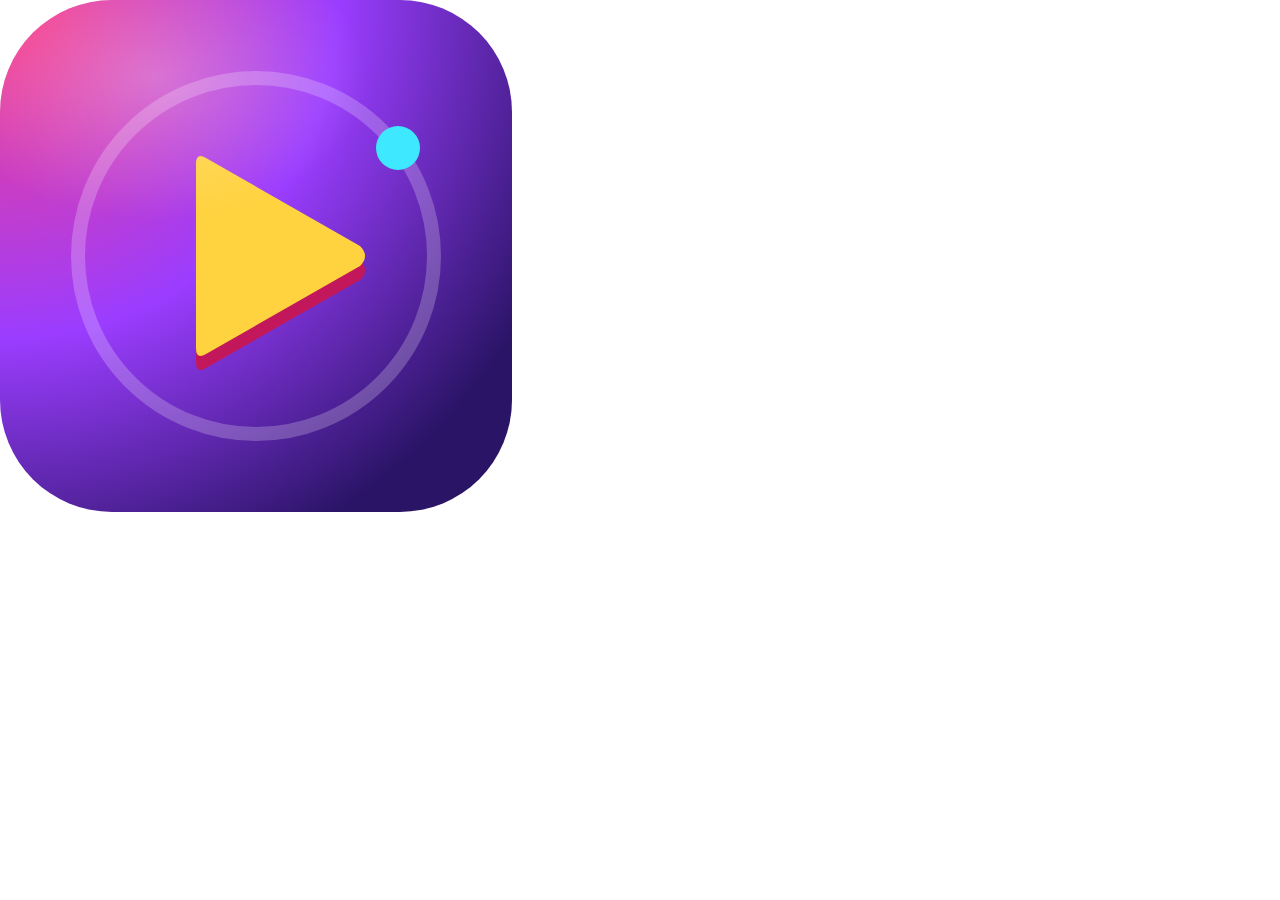
<file: art/icon.html>
<!doctype html>
<!-- Source for public/icon-512.png and icon-192.png. Render at 512×512 (see README). -->
<html><head><meta charset="utf-8"><style>
  html, body { margin: 0; width: 512px; height: 512px; background: transparent; }
  .i { width: 512px; height: 512px; border-radius: 112px; overflow: hidden; position: relative;
       background: radial-gradient(120% 120% at 0% 0%, #ff3d7f 0%, #9b3dff 55%, #2a1466 100%); }
  .i::after { content: ""; position: absolute; inset: 0; border-radius: inherit;
              background: radial-gradient(60% 40% at 30% 15%, rgba(255,255,255,.28), transparent 70%); }
  svg { position: absolute; inset: 0; }
</style></head><body><div class="i">
  <svg viewBox="0 0 512 512">
    <!-- orbit ring (ORBYT nod) -->
    <circle cx="256" cy="256" r="178" fill="none" stroke="rgba(255,255,255,.22)" stroke-width="14"/>
    <circle cx="398" cy="148" r="22" fill="#3ee8ff"/>
    <!-- play button with drop shadow -->
    <path d="M206 158 Q196 152 196 164 L196 348 Q196 360 206 354 L360 266 Q370 256 360 246 Z" fill="#c2185b" transform="translate(0 14)"/>
    <path d="M206 158 Q196 152 196 164 L196 348 Q196 360 206 354 L360 266 Q370 256 360 246 Z" fill="#ffd23f"/>
  </svg>
</div></body></html>
</file>
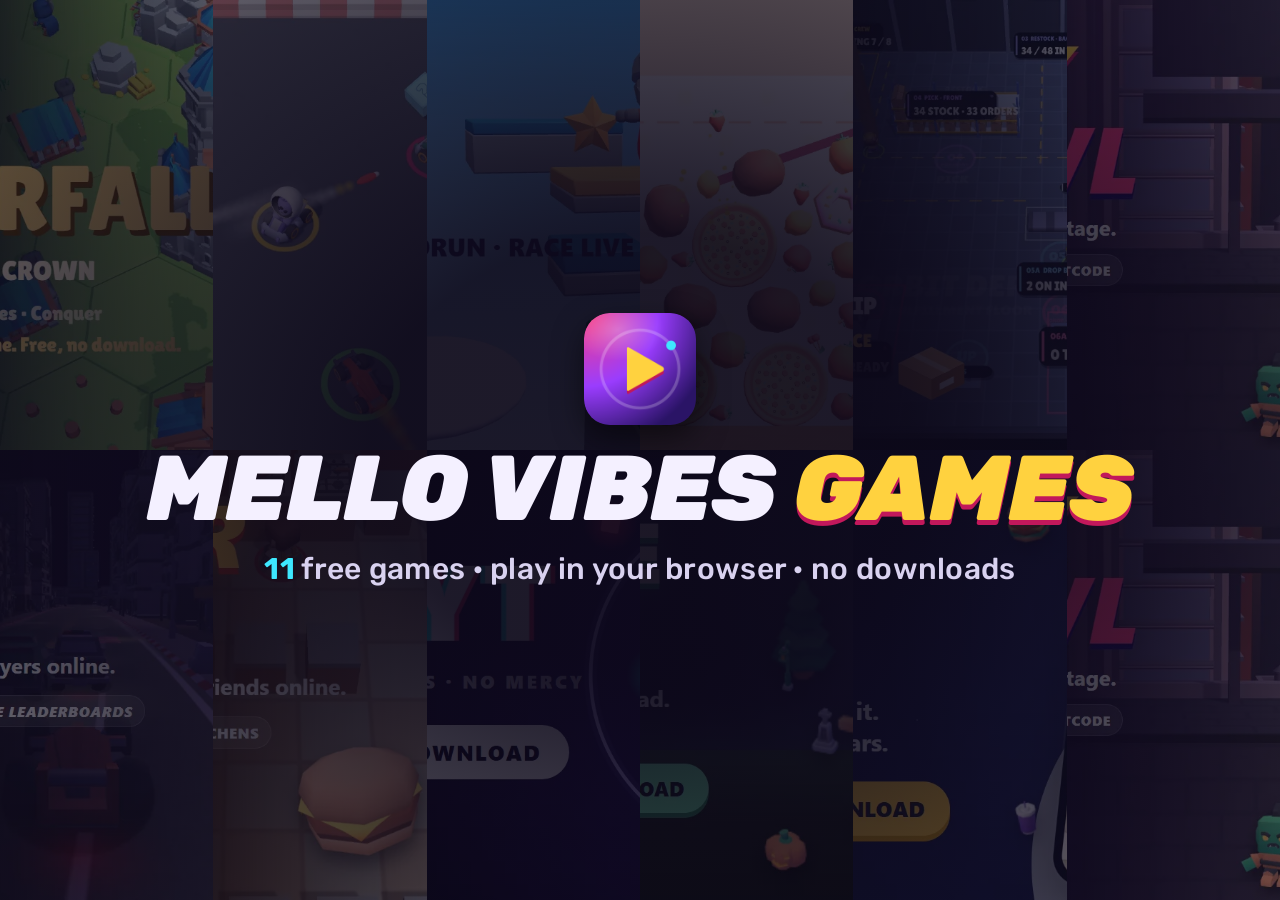
<file: art/og.html>
<!doctype html>
<!-- Source for public/og.png (1200×630 link-preview card). Render from this folder so ../public paths resolve. -->
<html><head><meta charset="utf-8">
<link href="https://fonts.googleapis.com/css2?family=Rubik:ital,wght@0,500;1,900&display=swap" rel="stylesheet">
<style>
  html, body { margin: 0; width: 1200px; height: 630px; background: #0c0819; overflow: hidden;
               font-family: Rubik, "Liberation Sans", Arial, sans-serif; color: #f4f0ff; }
  .grid { position: absolute; inset: 0; display: grid; grid-template-columns: repeat(6, 1fr); grid-template-rows: repeat(2, 1fr); }
  .grid img { width: 100%; height: 100%; object-fit: cover; display: block; }
  .shade { position: absolute; inset: 0;
           background: radial-gradient(70% 80% at 50% 50%, rgba(12,8,25,.93) 30%, rgba(12,8,25,.55) 100%); }
  .plate { position: absolute; inset: 0; display: flex; flex-direction: column; align-items: center; justify-content: center; text-align: center; }
  .plate img { width: 112px; height: 112px; border-radius: 26px; box-shadow: 0 12px 30px rgba(0,0,0,.5); }
  h1 { margin: 22px 0 0; font-weight: 900; font-style: italic; font-size: 92px; line-height: .92; text-transform: uppercase; }
  h1 span { color: #ffd23f; text-shadow: 0 5px 0 #c2185b; }
  p { margin: 20px 0 0; font-weight: 500; font-size: 30px; color: #d9d2f0; letter-spacing: .01em; }
  p b { color: #3ee8ff; }
</style></head><body>
  <div class="grid">
    <img src="../public/games/bannerfall/cover.webp">
    <img src="../public/games/kartchaos/cover.webp">
    <img src="../public/games/obbyrush/cover.webp">
    <img src="../public/games/snackmerge/cover.webp">
    <img src="../public/games/orbitdepot/cover.webp">
    <img src="../public/games/bonkbrawl/cover.webp">
    <img src="../public/games/cityrush/cover.webp">
    <img src="../public/games/orderup/cover.webp">
    <img src="../public/games/orbyt/cover.webp">
    <img src="../public/games/graveshift/cover.webp">
    <img src="../public/games/spacediner/cover.webp">
    <img src="../public/games/bonkbrawl/cover.webp">
  </div>
  <div class="shade"></div>
  <div class="plate">
    <img src="../public/icon-512.png">
    <h1>Mello Vibes <span>Games</span></h1>
    <p><b>11</b> free games · play in your browser · no downloads</p>
  </div>
</body></html>
</file>
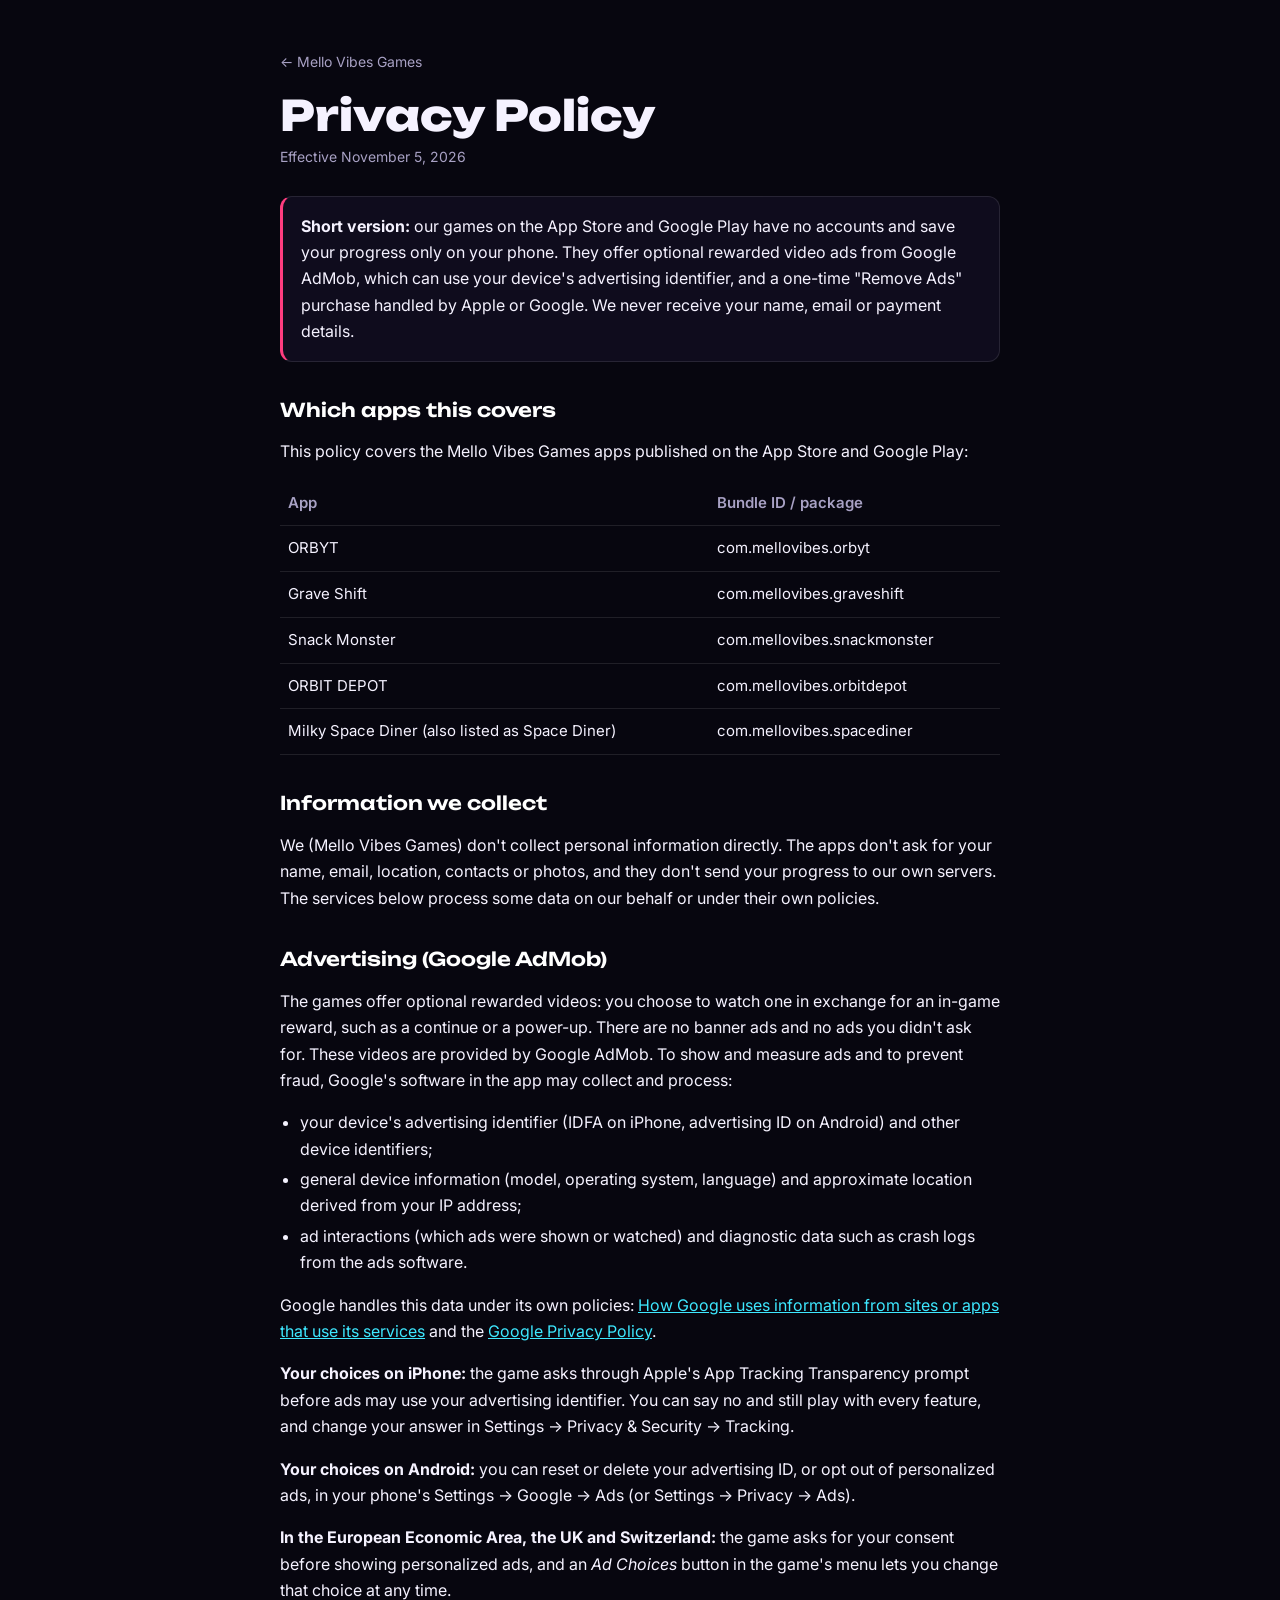
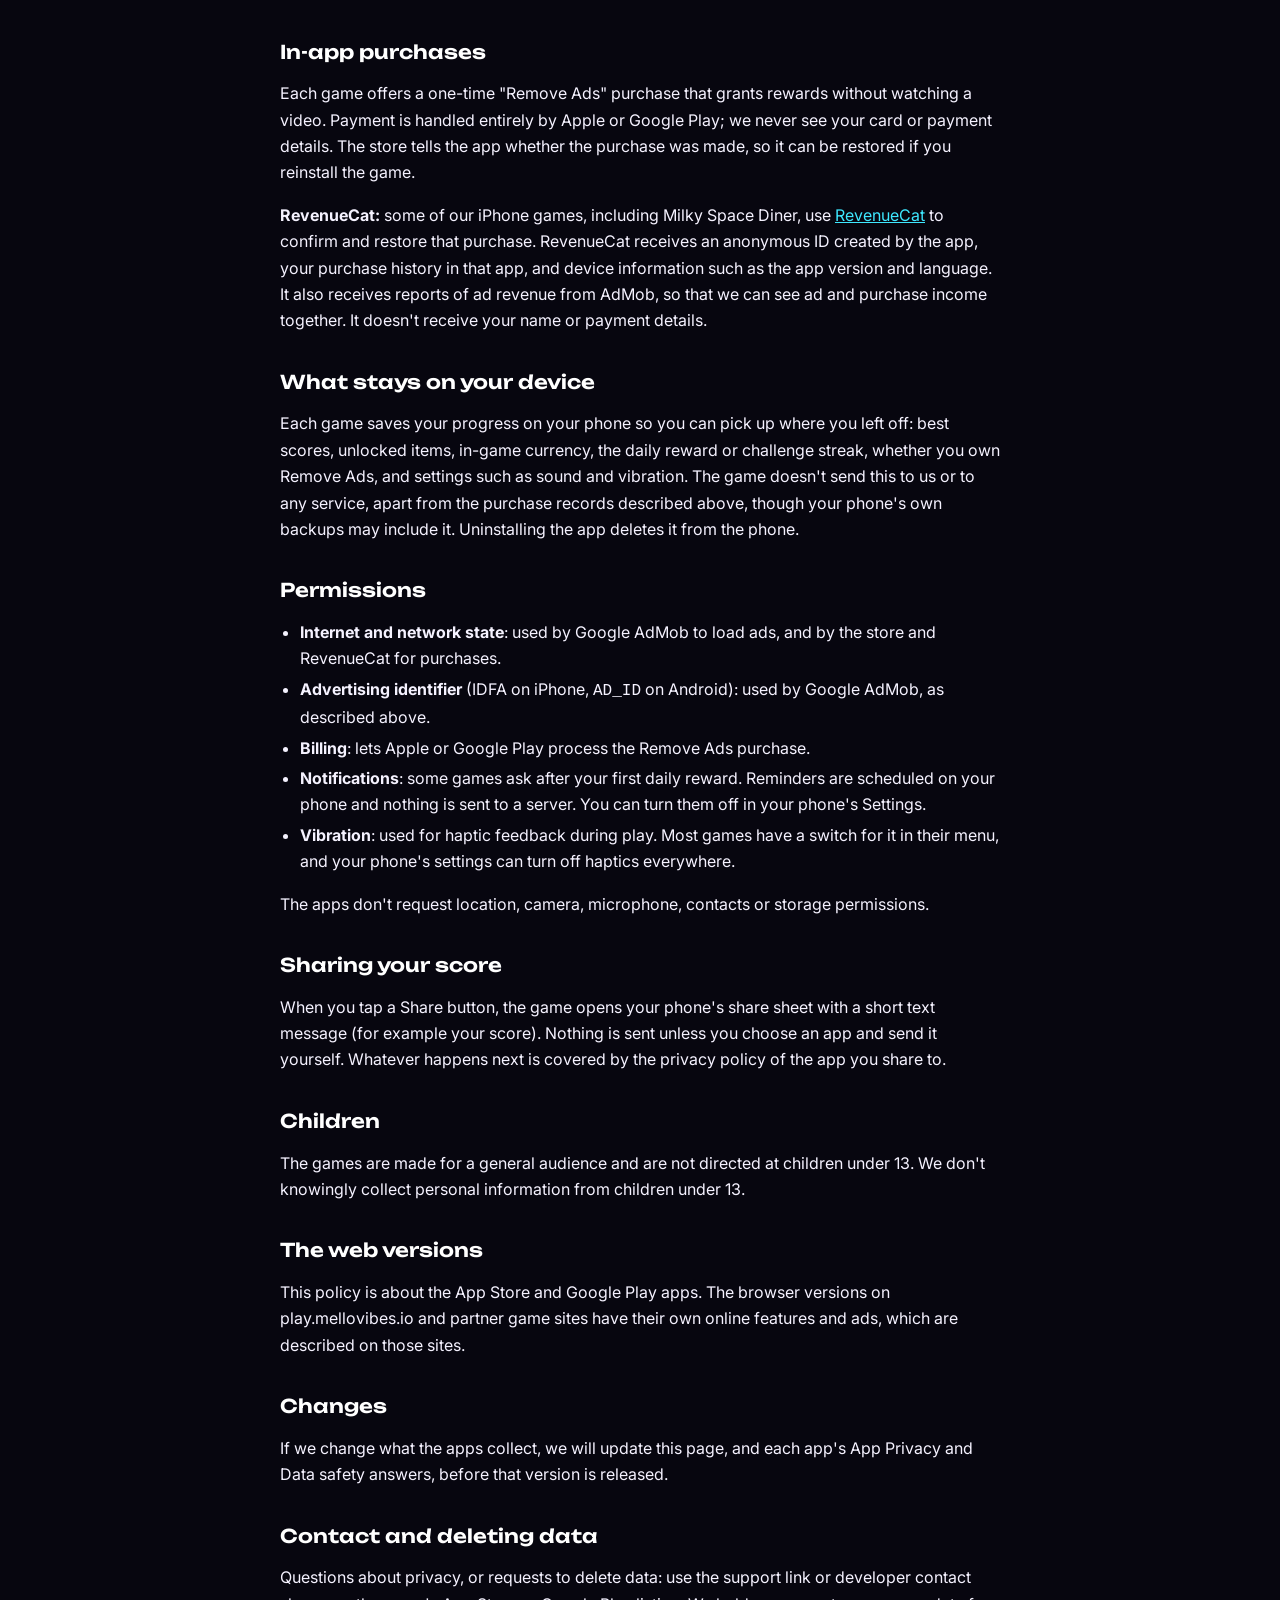
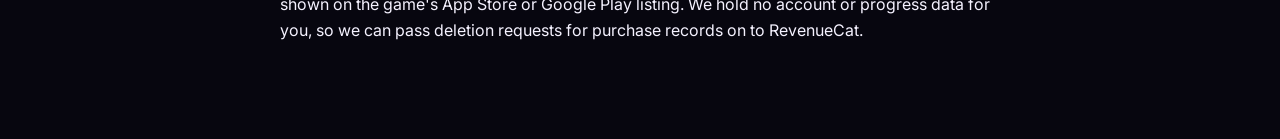
<file: public/privacy.html>
<!doctype html>
<html lang="en">
<head>
<meta charset="utf-8">
<meta name="viewport" content="width=device-width, initial-scale=1, viewport-fit=cover">
<title>Privacy Policy — Mello Vibes Games</title>
<meta name="description" content="Privacy policy for Mello Vibes Games apps on the App Store and Google Play: ORBYT, Grave Shift, Snack Monster, ORBIT DEPOT and Milky Space Diner.">
<meta name="theme-color" content="#07060f">
<meta name="color-scheme" content="dark">
<meta name="robots" content="index,follow">
<link rel="icon" href="/icon-192.png" type="image/png">
<link rel="preconnect" href="https://fonts.googleapis.com">
<link rel="preconnect" href="https://fonts.gstatic.com" crossorigin>
<link href="https://fonts.googleapis.com/css2?family=Inter:wght@400;500;600;700&family=Unbounded:wght@600;800&display=swap" rel="stylesheet">
<style>
  :root { --ink-0: #07060f; --ink-1: #0f0c1d; --line: rgba(255,255,255,.1); --text: #f5f2ff; --muted: #a8a1c4; --accent: #ff3d7f; --cyan: #3ee8ff; }
  html { background: var(--ink-0); }
  body { margin: 0; background: var(--ink-0); color: var(--text); font: 16px/1.65 "Inter", system-ui, -apple-system, "Segoe UI", Roboto, sans-serif; }
  main { max-width: 720px; margin: 0 auto; padding: 48px max(20px, env(safe-area-inset-left)) 80px max(20px, env(safe-area-inset-right)); }
  a { color: var(--cyan); }
  .back { font-size: 14px; color: var(--muted); text-decoration: none; }
  h1 { font: 800 clamp(28px, 6vw, 42px)/1.1 "Unbounded", "Arial Black", sans-serif; margin: 18px 0 6px; }
  h2 { font: 600 19px/1.3 "Unbounded", "Arial Black", sans-serif; margin: 36px 0 8px; color: #fff; }
  .meta { color: var(--muted); font-size: 14px; margin: 0 0 28px; }
  .summary { border: 1px solid var(--line); border-left: 3px solid var(--accent); background: var(--ink-1); border-radius: 12px; padding: 16px 18px; }
  .summary p { margin: 0; }
  ul { padding-left: 20px; }
  li { margin: 4px 0; }
  table { width: 100%; border-collapse: collapse; font-size: 15px; }
  th, td { text-align: left; padding: 10px 8px; border-bottom: 1px solid var(--line); vertical-align: top; }
  th { color: var(--muted); font-weight: 600; }
</style>
</head>
<body>
<main>
  <a class="back" href="/">&larr; Mello Vibes Games</a>
  <h1>Privacy Policy</h1>
  <p class="meta">Effective November 5, 2026</p>

  <div class="summary"><p><strong>Short version:</strong> our games on the App Store and Google Play have no accounts and save your progress only on your phone. They offer optional rewarded video ads from Google AdMob, which can use your device's advertising identifier, and a one-time "Remove Ads" purchase handled by Apple or Google. We never receive your name, email or payment details.</p></div>

  <h2>Which apps this covers</h2>
  <p>This policy covers the Mello Vibes Games apps published on the App Store and Google Play:</p>
  <table>
    <thead><tr><th>App</th><th>Bundle ID / package</th></tr></thead>
    <tbody>
      <tr><td>ORBYT</td><td>com.mellovibes.orbyt</td></tr>
      <tr><td>Grave Shift</td><td>com.mellovibes.graveshift</td></tr>
      <tr><td>Snack Monster</td><td>com.mellovibes.snackmonster</td></tr>
      <tr><td>ORBIT DEPOT</td><td>com.mellovibes.orbitdepot</td></tr>
      <tr><td>Milky Space Diner (also listed as Space Diner)</td><td>com.mellovibes.spacediner</td></tr>
    </tbody>
  </table>

  <h2>Information we collect</h2>
  <p>We (Mello Vibes Games) don't collect personal information directly. The apps don't ask for your name, email, location, contacts or photos, and they don't send your progress to our own servers. The services below process some data on our behalf or under their own policies.</p>

  <h2>Advertising (Google AdMob)</h2>
  <p>The games offer optional rewarded videos: you choose to watch one in exchange for an in-game reward, such as a continue or a power-up. There are no banner ads and no ads you didn't ask for. These videos are provided by Google AdMob. To show and measure ads and to prevent fraud, Google's software in the app may collect and process:</p>
  <ul>
    <li>your device's advertising identifier (IDFA on iPhone, advertising ID on Android) and other device identifiers;</li>
    <li>general device information (model, operating system, language) and approximate location derived from your IP address;</li>
    <li>ad interactions (which ads were shown or watched) and diagnostic data such as crash logs from the ads software.</li>
  </ul>
  <p>Google handles this data under its own policies: <a href="https://policies.google.com/technologies/partner-sites">How Google uses information from sites or apps that use its services</a> and the <a href="https://policies.google.com/privacy">Google Privacy Policy</a>.</p>
  <p><strong>Your choices on iPhone:</strong> the game asks through Apple's App Tracking Transparency prompt before ads may use your advertising identifier. You can say no and still play with every feature, and change your answer in Settings &rarr; Privacy &amp; Security &rarr; Tracking.</p>
  <p><strong>Your choices on Android:</strong> you can reset or delete your advertising ID, or opt out of personalized ads, in your phone's Settings &rarr; Google &rarr; Ads (or Settings &rarr; Privacy &rarr; Ads).</p>
  <p><strong>In the European Economic Area, the UK and Switzerland:</strong> the game asks for your consent before showing personalized ads, and an <em>Ad Choices</em> button in the game's menu lets you change that choice at any time.</p>

  <h2>In-app purchases</h2>
  <p>Each game offers a one-time "Remove Ads" purchase that grants rewards without watching a video. Payment is handled entirely by Apple or Google Play; we never see your card or payment details. The store tells the app whether the purchase was made, so it can be restored if you reinstall the game.</p>
  <p><strong>RevenueCat:</strong> some of our iPhone games, including Milky Space Diner, use <a href="https://www.revenuecat.com/privacy">RevenueCat</a> to confirm and restore that purchase. RevenueCat receives an anonymous ID created by the app, your purchase history in that app, and device information such as the app version and language. It also receives reports of ad revenue from AdMob, so that we can see ad and purchase income together. It doesn't receive your name or payment details.</p>

  <h2>What stays on your device</h2>
  <p>Each game saves your progress on your phone so you can pick up where you left off: best scores, unlocked items, in-game currency, the daily reward or challenge streak, whether you own Remove Ads, and settings such as sound and vibration. The game doesn't send this to us or to any service, apart from the purchase records described above, though your phone's own backups may include it. Uninstalling the app deletes it from the phone.</p>

  <h2>Permissions</h2>
  <ul>
    <li><strong>Internet and network state</strong>: used by Google AdMob to load ads, and by the store and RevenueCat for purchases.</li>
    <li><strong>Advertising identifier</strong> (IDFA on iPhone, <code>AD_ID</code> on Android): used by Google AdMob, as described above.</li>
    <li><strong>Billing</strong>: lets Apple or Google Play process the Remove Ads purchase.</li>
    <li><strong>Notifications</strong>: some games ask after your first daily reward. Reminders are scheduled on your phone and nothing is sent to a server. You can turn them off in your phone's Settings.</li>
    <li><strong>Vibration</strong>: used for haptic feedback during play. Most games have a switch for it in their menu, and your phone's settings can turn off haptics everywhere.</li>
  </ul>
  <p>The apps don't request location, camera, microphone, contacts or storage permissions.</p>

  <h2>Sharing your score</h2>
  <p>When you tap a Share button, the game opens your phone's share sheet with a short text message (for example your score). Nothing is sent unless you choose an app and send it yourself. Whatever happens next is covered by the privacy policy of the app you share to.</p>

  <h2>Children</h2>
  <p>The games are made for a general audience and are not directed at children under 13. We don't knowingly collect personal information from children under 13.</p>

  <h2>The web versions</h2>
  <p>This policy is about the App Store and Google Play apps. The browser versions on play.mellovibes.io and partner game sites have their own online features and ads, which are described on those sites.</p>

  <h2>Changes</h2>
  <p>If we change what the apps collect, we will update this page, and each app's App Privacy and Data safety answers, before that version is released.</p>

  <h2>Contact and deleting data</h2>
  <p>Questions about privacy, or requests to delete data: use the support link or developer contact shown on the game's App Store or Google Play listing. We hold no account or progress data for you, so we can pass deletion requests for purchase records on to RevenueCat.</p>
</main>
</body>
</html>
</file>
